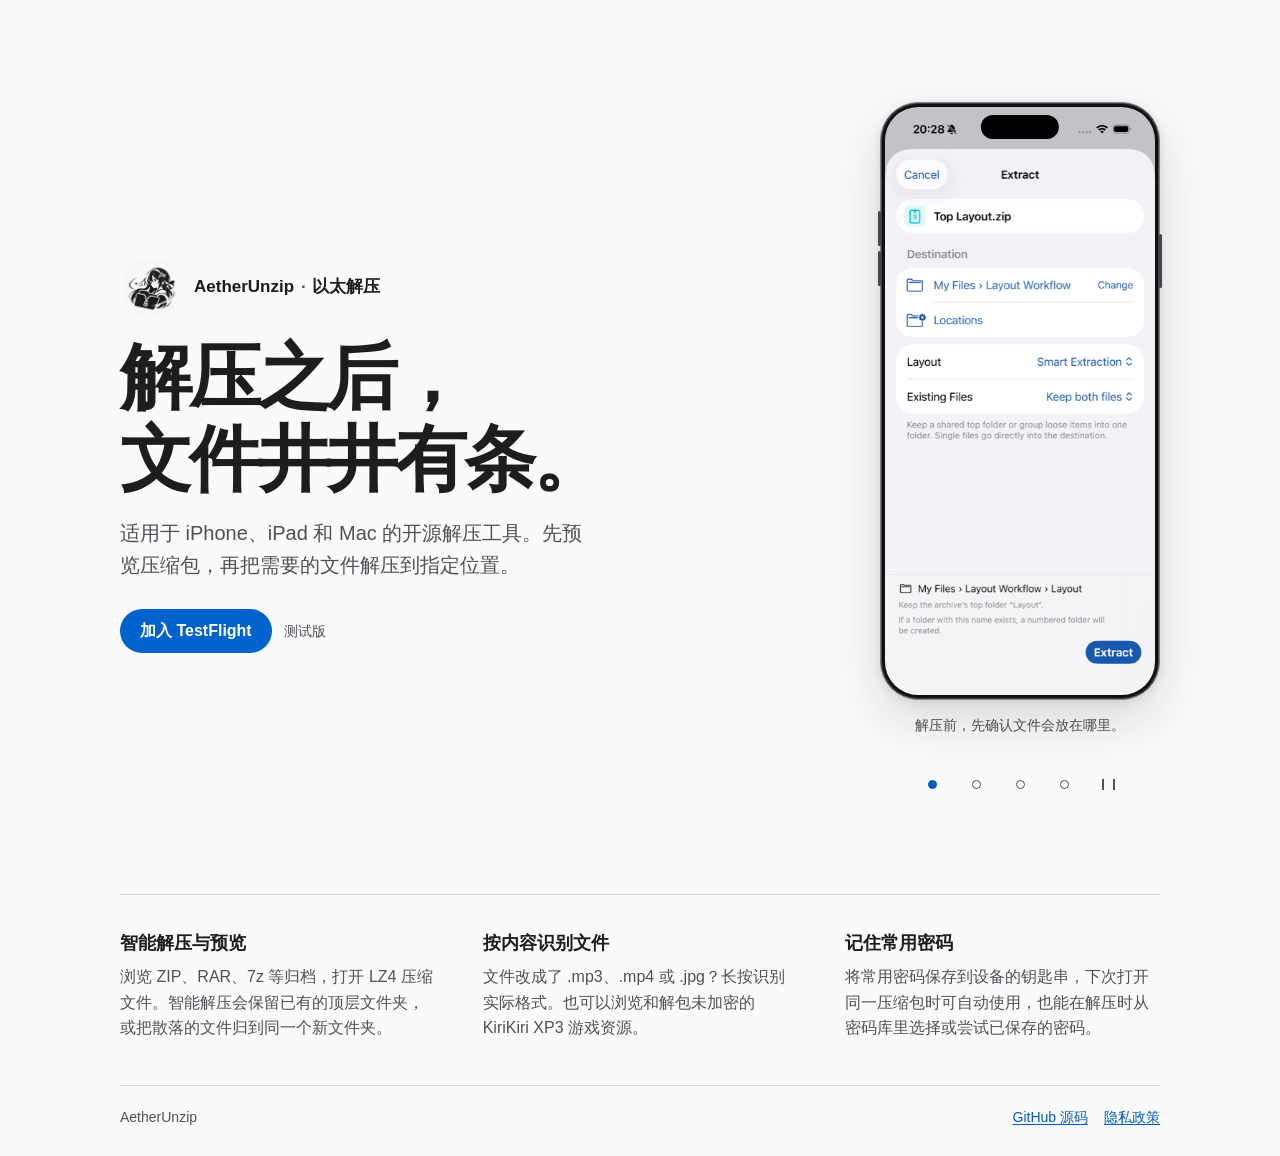
<file: index.html>
<!doctype html>
<html lang="zh-Hans">
<head>
  <meta charset="utf-8">
  <meta name="viewport" content="width=device-width, initial-scale=1">
  <meta name="description" content="以太解压是为 iPhone、iPad 和 Mac 打造的开源解压与文件管理工具。浏览压缩包、确认解压位置，或用密码库记住常用密码。">
  <meta name="color-scheme" content="light dark">
  <title>以太解压 · AetherUnzip</title>
  <link rel="canonical" href="https://aetherkiri.github.io/AetherUnzip/">
  <link rel="icon" href="privacy/icon.png" type="image/png">
  <link rel="stylesheet" href="landing/style.css">
  <script src="landing/gallery.js" defer></script>
</head>
<body>
  <main class="page">
    <section class="hero" aria-labelledby="hero-title">
      <div class="intro">
        <div class="identity">
          <img src="privacy/icon.png" alt="" width="62" height="62">
          <p><span lang="en">AetherUnzip</span><span class="identity-divider" aria-hidden="true">·</span>以太解压</p>
        </div>
        <h1 id="hero-title">解压之后，<br>文件井井有条。</h1>
        <p class="summary">适用于 iPhone、iPad 和 Mac 的开源解压工具。先预览压缩包，再把需要的文件解压到指定位置。</p>
        <div class="actions">
          <a class="button" href="https://testflight.apple.com/join/wxTSeR9s">加入 TestFlight</a>
          <span class="beta">测试版</span>
        </div>
      </div>
      <section class="preview" aria-label="应用截图轮播">
        <figure>
          <div class="phone">
            <div class="phone-screen">
              <img src="landing/smart-extraction.png" width="377" height="820" alt="解压界面列出目标目录、智能解压布局和文件冲突策略。" data-caption="解压前，先确认文件会放在哪里。">
              <img src="landing/archive-preview.png" width="377" height="820" alt="归档预览界面显示文件列表、搜索框和全部解压按钮。" data-caption="在解压前浏览、搜索或选择归档里的文件。" hidden>
              <img src="landing/archive-identification.png" width="377" height="820" alt="识别窗口显示 JPG 后缀的文件含有 ZIP 归档，可直接打开或重命名。" data-caption="按文件内容识别归档，再决定如何打开。" hidden>
              <img src="landing/password-library.png" width="377" height="820" alt="密码库列出两条示例密码的名称，并提供添加按钮。" data-caption="将常用解压密码保存在密码库。" hidden>
              <span class="dynamic-island" aria-hidden="true"></span>
            </div>
          </div>
          <figcaption>解压前，先确认文件会放在哪里。</figcaption>
        </figure>
        <div class="preview-controls" role="group" aria-label="截图切换" hidden>
          <button type="button" class="preview-dot" aria-label="智能解压" aria-current="true"></button>
          <button type="button" class="preview-dot" aria-label="归档预览"></button>
          <button type="button" class="preview-dot" aria-label="格式识别"></button>
          <button type="button" class="preview-dot" aria-label="密码库"></button>
          <button type="button" class="preview-playback" aria-label="暂停轮播"></button>
        </div>
      </section>
    </section>

    <section class="features" aria-label="主要功能">
      <div class="feature">
        <h2>智能解压与预览</h2>
        <p>浏览 ZIP、RAR、7z 等归档，打开 LZ4 压缩文件。智能解压会保留已有的顶层文件夹，或把散落的文件归到同一个新文件夹。</p>
      </div>
      <div class="feature">
        <h2>按内容识别文件</h2>
        <p>文件改成了 .mp3、.mp4 或 .jpg？长按识别实际格式。也可以浏览和解包未加密的 KiriKiri XP3 游戏资源。</p>
      </div>
      <div class="feature">
        <h2>记住常用密码</h2>
        <p>将常用密码保存到设备的钥匙串，下次打开同一压缩包时可自动使用，也能在解压时从密码库里选择或尝试已保存的密码。</p>
      </div>
    </section>
  </main>

  <footer class="footer page">
    <span lang="en">AetherUnzip</span>
    <nav aria-label="项目链接">
      <a href="https://github.com/AetherKiri/AetherUnzip">GitHub 源码</a>
      <a href="privacy/zh-cn/">隐私政策</a>
    </nav>
  </footer>
</body>
</html>
</file>
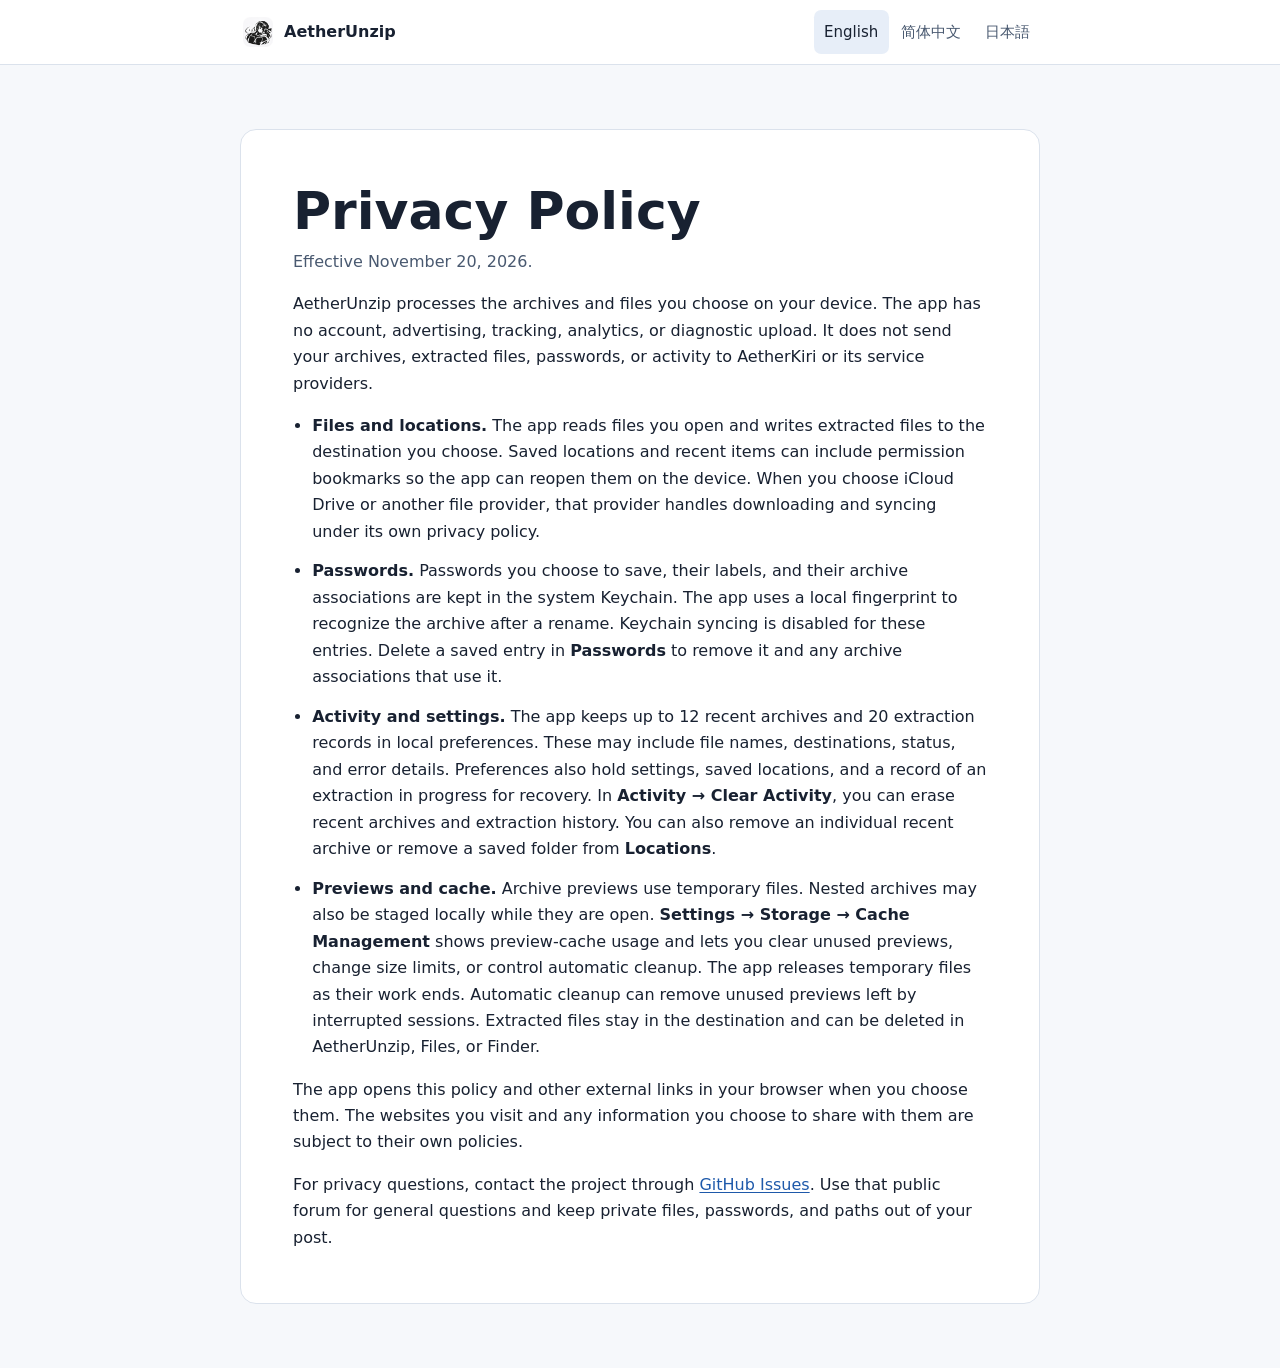
<file: privacy/index.html>
<!doctype html>
<html lang="en">
<head>
  <meta charset="utf-8">
  <meta name="viewport" content="width=device-width, initial-scale=1">
  <meta name="color-scheme" content="light dark">
  <title>Privacy Policy · AetherUnzip</title>
  <link rel="canonical" href="https://aetherkiri.github.io/AetherUnzip/privacy/">
  <link rel="icon" href="./icon.png">
  <link rel="stylesheet" href="./style.css">
</head>
<body>
  <header class="page-bar">
    <div class="container bar-content">
      <a class="brand" href="https://github.com/AetherKiri/AetherUnzip">
        <img src="./icon.png" width="36" height="36" alt="">
        <span>AetherUnzip</span>
      </a>
      <nav class="languages" aria-label="Languages"><a href="./" lang="en" hreflang="en" aria-current="page">English</a>
        <a href="./zh-cn/" lang="zh-Hans" hreflang="zh-Hans">简体中文</a>
        <a href="./ja/" lang="ja" hreflang="ja">日本語</a></nav>
    </div>
  </header>
  <main class="container">
    <article>
      <h1>Privacy Policy</h1>
      <div class="policy"><p>Effective November 20, 2026.</p>
<p>AetherUnzip processes the archives and files you choose on your
device. The app has no account, advertising, tracking, analytics, or
diagnostic upload. It does not send your archives, extracted files,
passwords, or activity to AetherKiri or its service providers.</p>
<ul>
<li><strong>Files and locations.</strong> The app reads files you open
and writes extracted files to the destination you choose. Saved
locations and recent items can include permission bookmarks so the app
can reopen them on the device. When you choose iCloud Drive or another
file provider, that provider handles downloading and syncing under its
own privacy policy.</li>
<li><strong>Passwords.</strong> Passwords you choose to save, their
labels, and their archive associations are kept in the system Keychain.
The app uses a local fingerprint to recognize the archive after a
rename. Keychain syncing is disabled for these entries. Delete a saved
entry in <strong>Passwords</strong> to remove it and any archive
associations that use it.</li>
<li><strong>Activity and settings.</strong> The app keeps up to 12
recent archives and 20 extraction records in local preferences. These
may include file names, destinations, status, and error details.
Preferences also hold settings, saved locations, and a record of an
extraction in progress for recovery. In <strong>Activity → Clear
Activity</strong>, you can erase recent archives and extraction history.
You can also remove an individual recent archive or remove a saved
folder from <strong>Locations</strong>.</li>
<li><strong>Previews and cache.</strong> Archive previews use temporary
files. Nested archives may also be staged locally while they are open.
<strong>Settings → Storage → Cache Management</strong> shows
preview-cache usage and lets you clear unused previews, change size
limits, or control automatic cleanup. The app releases temporary files
as their work ends. Automatic cleanup can remove unused previews left by
interrupted sessions. Extracted files stay in the destination and can be
deleted in AetherUnzip, Files, or Finder.</li>
</ul>
<p>The app opens this policy and other external links in your browser
when you choose them. The websites you visit and any information you
choose to share with them are subject to their own policies.</p>
<p>For privacy questions, contact the project through <a
href="https://github.com/AetherKiri/AetherUnzip/issues">GitHub
Issues</a>. Use that public forum for general questions and keep private
files, passwords, and paths out of your post.</p>
</div>
    </article>
  </main>
</body>
</html>
</file>
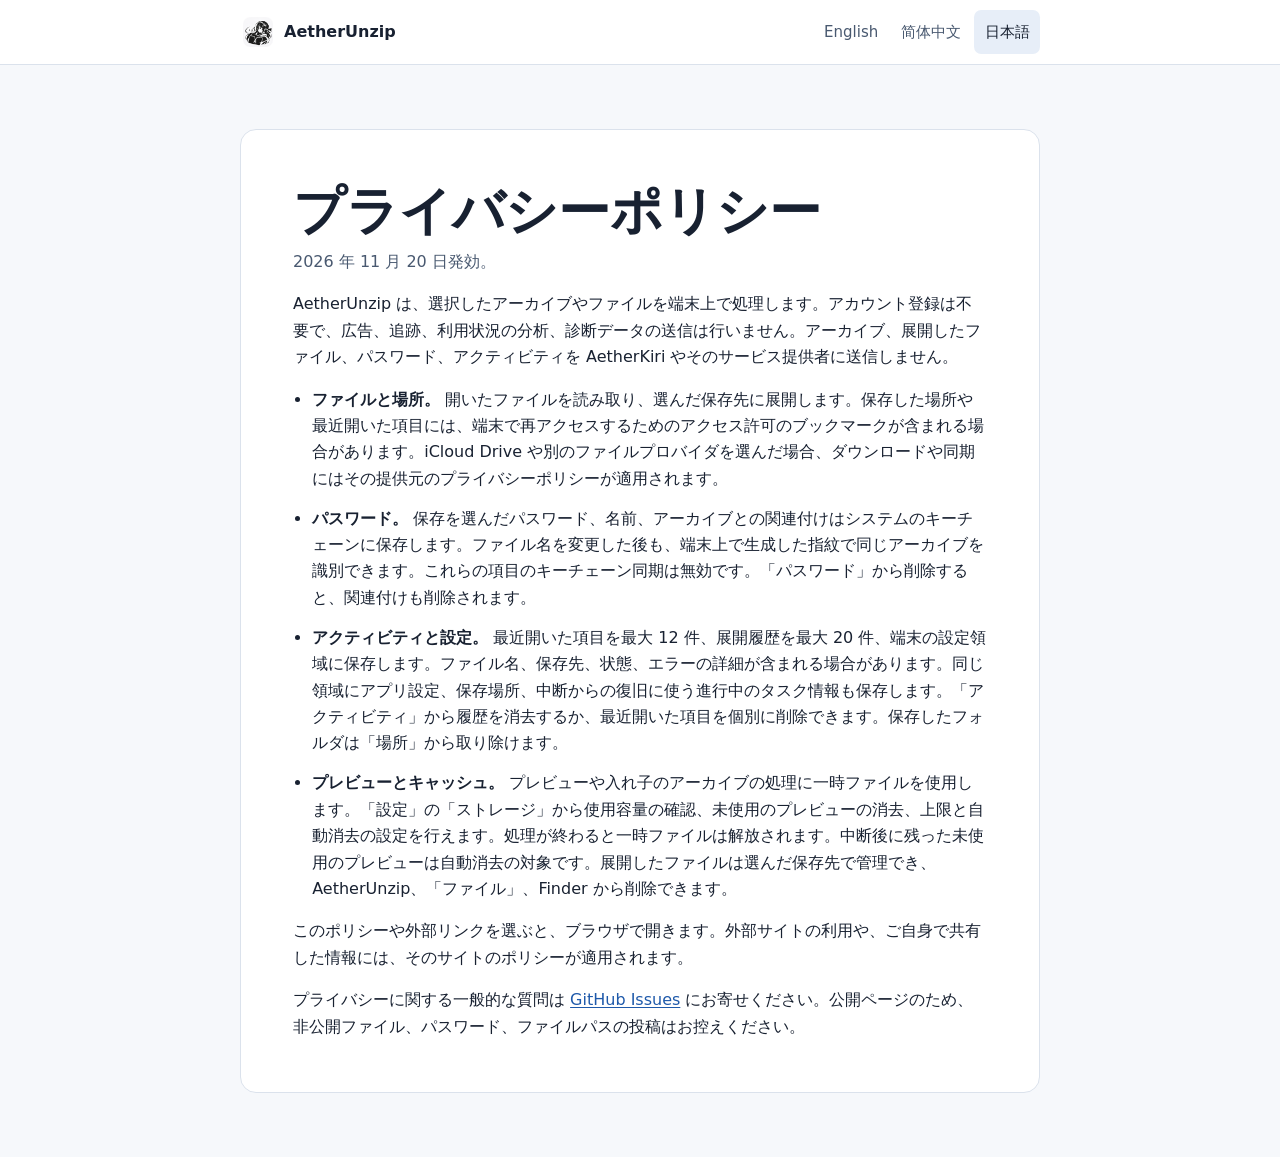
<file: privacy/ja/index.html>
<!doctype html>
<html lang="ja">
<head>
  <meta charset="utf-8">
  <meta name="viewport" content="width=device-width, initial-scale=1">
  <meta name="color-scheme" content="light dark">
  <title>プライバシーポリシー · AetherUnzip</title>
  <link rel="canonical" href="https://aetherkiri.github.io/AetherUnzip/privacy/ja/">
  <link rel="icon" href="../icon.png">
  <link rel="stylesheet" href="../style.css">
</head>
<body>
  <header class="page-bar">
    <div class="container bar-content">
      <a class="brand" href="https://github.com/AetherKiri/AetherUnzip">
        <img src="../icon.png" width="36" height="36" alt="">
        <span>AetherUnzip</span>
      </a>
      <nav class="languages" aria-label="言語"><a href="../" lang="en" hreflang="en">English</a>
        <a href="../zh-cn/" lang="zh-Hans" hreflang="zh-Hans">简体中文</a>
        <a href="../ja/" lang="ja" hreflang="ja" aria-current="page">日本語</a></nav>
    </div>
  </header>
  <main class="container">
    <article>
      <h1>プライバシーポリシー</h1>
      <div class="policy"><p>2026 年 11 月 20 日発効。</p>
<p>AetherUnzip
は、選択したアーカイブやファイルを端末上で処理します。アカウント登録は不要で、広告、追跡、利用状況の分析、診断データの送信は行いません。アーカイブ、展開したファイル、パスワード、アクティビティを
AetherKiri やそのサービス提供者に送信しません。</p>
<ul>
<li><strong>ファイルと場所。</strong>
開いたファイルを読み取り、選んだ保存先に展開します。保存した場所や最近開いた項目には、端末で再アクセスするためのアクセス許可のブックマークが含まれる場合があります。iCloud
Drive
や別のファイルプロバイダを選んだ場合、ダウンロードや同期にはその提供元のプライバシーポリシーが適用されます。</li>
<li><strong>パスワード。</strong>
保存を選んだパスワード、名前、アーカイブとの関連付けはシステムのキーチェーンに保存します。ファイル名を変更した後も、端末上で生成した指紋で同じアーカイブを識別できます。これらの項目のキーチェーン同期は無効です。「パスワード」から削除すると、関連付けも削除されます。</li>
<li><strong>アクティビティと設定。</strong> 最近開いた項目を最大 12
件、展開履歴を最大 20
件、端末の設定領域に保存します。ファイル名、保存先、状態、エラーの詳細が含まれる場合があります。同じ領域にアプリ設定、保存場所、中断からの復旧に使う進行中のタスク情報も保存します。「アクティビティ」から履歴を消去するか、最近開いた項目を個別に削除できます。保存したフォルダは「場所」から取り除けます。</li>
<li><strong>プレビューとキャッシュ。</strong>
プレビューや入れ子のアーカイブの処理に一時ファイルを使用します。「設定」の「ストレージ」から使用容量の確認、未使用のプレビューの消去、上限と自動消去の設定を行えます。処理が終わると一時ファイルは解放されます。中断後に残った未使用のプレビューは自動消去の対象です。展開したファイルは選んだ保存先で管理でき、AetherUnzip、「ファイル」、Finder
から削除できます。</li>
</ul>
<p>このポリシーや外部リンクを選ぶと、ブラウザで開きます。外部サイトの利用や、ご自身で共有した情報には、そのサイトのポリシーが適用されます。</p>
<p>プライバシーに関する一般的な質問は <a
href="https://github.com/AetherKiri/AetherUnzip/issues">GitHub
Issues</a>
にお寄せください。公開ページのため、非公開ファイル、パスワード、ファイルパスの投稿はお控えください。</p>
</div>
    </article>
  </main>
</body>
</html>
</file>
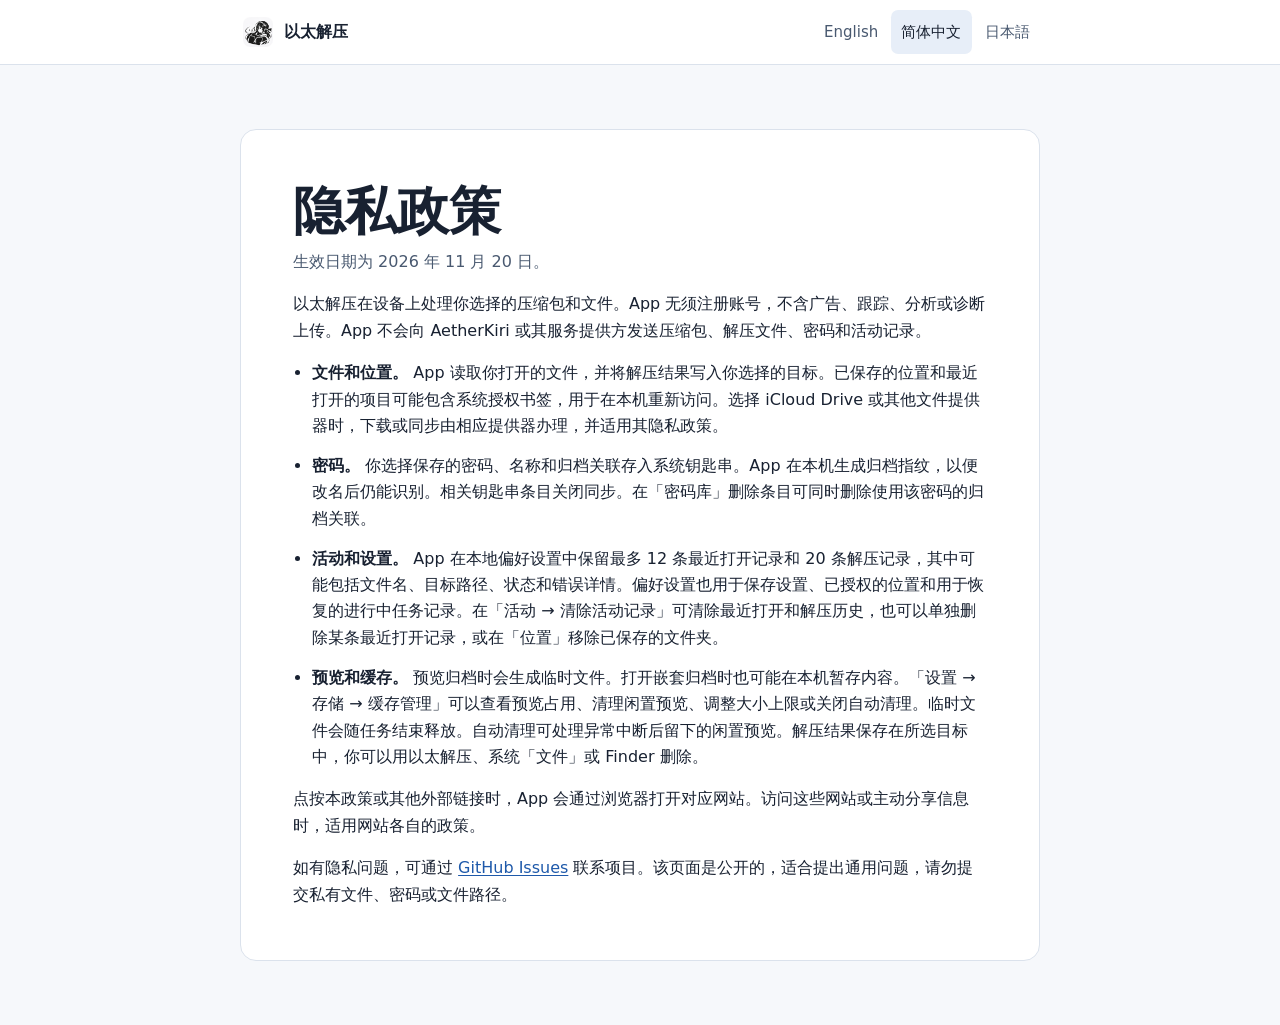
<file: privacy/zh-cn/index.html>
<!doctype html>
<html lang="zh-Hans">
<head>
  <meta charset="utf-8">
  <meta name="viewport" content="width=device-width, initial-scale=1">
  <meta name="color-scheme" content="light dark">
  <title>隐私政策 · 以太解压</title>
  <link rel="canonical" href="https://aetherkiri.github.io/AetherUnzip/privacy/zh-cn/">
  <link rel="icon" href="../icon.png">
  <link rel="stylesheet" href="../style.css">
</head>
<body>
  <header class="page-bar">
    <div class="container bar-content">
      <a class="brand" href="https://github.com/AetherKiri/AetherUnzip">
        <img src="../icon.png" width="36" height="36" alt="">
        <span>以太解压</span>
      </a>
      <nav class="languages" aria-label="语言"><a href="../" lang="en" hreflang="en">English</a>
        <a href="../zh-cn/" lang="zh-Hans" hreflang="zh-Hans" aria-current="page">简体中文</a>
        <a href="../ja/" lang="ja" hreflang="ja">日本語</a></nav>
    </div>
  </header>
  <main class="container">
    <article>
      <h1>隐私政策</h1>
      <div class="policy"><p>生效日期为 2026 年 11 月 20 日。</p>
<p>以太解压在设备上处理你选择的压缩包和文件。App
无须注册账号，不含广告、跟踪、分析或诊断上传。App 不会向 AetherKiri
或其服务提供方发送压缩包、解压文件、密码和活动记录。</p>
<ul>
<li><strong>文件和位置。</strong> App
读取你打开的文件，并将解压结果写入你选择的目标。已保存的位置和最近打开的项目可能包含系统授权书签，用于在本机重新访问。选择
iCloud Drive
或其他文件提供器时，下载或同步由相应提供器办理，并适用其隐私政策。</li>
<li><strong>密码。</strong>
你选择保存的密码、名称和归档关联存入系统钥匙串。App
在本机生成归档指纹，以便改名后仍能识别。相关钥匙串条目关闭同步。在「密码库」删除条目可同时删除使用该密码的归档关联。</li>
<li><strong>活动和设置。</strong> App 在本地偏好设置中保留最多 12
条最近打开记录和 20
条解压记录，其中可能包括文件名、目标路径、状态和错误详情。偏好设置也用于保存设置、已授权的位置和用于恢复的进行中任务记录。在「活动
→
清除活动记录」可清除最近打开和解压历史，也可以单独删除某条最近打开记录，或在「位置」移除已保存的文件夹。</li>
<li><strong>预览和缓存。</strong>
预览归档时会生成临时文件。打开嵌套归档时也可能在本机暂存内容。「设置 →
存储 →
缓存管理」可以查看预览占用、清理闲置预览、调整大小上限或关闭自动清理。临时文件会随任务结束释放。自动清理可处理异常中断后留下的闲置预览。解压结果保存在所选目标中，你可以用以太解压、系统「文件」或
Finder 删除。</li>
</ul>
<p>点按本政策或其他外部链接时，App
会通过浏览器打开对应网站。访问这些网站或主动分享信息时，适用网站各自的政策。</p>
<p>如有隐私问题，可通过 <a
href="https://github.com/AetherKiri/AetherUnzip/issues">GitHub
Issues</a>
联系项目。该页面是公开的，适合提出通用问题，请勿提交私有文件、密码或文件路径。</p>
</div>
    </article>
  </main>
</body>
</html>
</file>
<file: landing/style.css>
:root {
  color-scheme: light dark;
  font-family: -apple-system, BlinkMacSystemFont, "PingFang SC", "Microsoft YaHei", sans-serif;
  --background: #fafafa;
  --text: #1d1d1f;
  --secondary: #505056;
  --line: #d8d8dc;
  --accent: #005bbb;
  --button: #0062cc;
  --button-hover: #0056b5;
  --button-text: #fff;
  --preview-border: #858589;
  --preview-shadow: 0 20px 52px #15151a24, 0 2px 8px #15151a1a;
}

@media (prefers-color-scheme: dark) {
  :root {
    --background: #18181a;
    --text: #f5f5f7;
    --secondary: #b5b5bd;
    --line: #414146;
    --accent: #75baff;
    --button: #82beff;
    --button-hover: #a3d0ff;
    --button-text: #10253a;
    --preview-border: #68686e;
    --preview-shadow: 0 20px 52px #0007, 0 2px 8px #0005;
  }
}

* { box-sizing: border-box; }

body {
  margin: 0;
  background: var(--background);
  color: var(--text);
  line-height: 1.6;
}

h1, h2, p, figure { margin: 0; }

a { color: var(--accent); }
a:focus-visible, button:focus-visible { outline: 2px solid var(--accent); outline-offset: 3px; }

.page {
  width: min(100% - 3rem, 65rem);
  margin-inline: auto;
}

.hero {
  display: grid;
  grid-template-columns: minmax(0, 1fr) auto;
  align-items: center;
  gap: clamp(2.5rem, 7vw, 6rem);
  padding-block: clamp(3.5rem, 8vw, 7rem) clamp(3rem, 7vw, 5.5rem);
}

.identity {
  display: flex;
  align-items: center;
  gap: 0.75rem;
  font-size: 1.0625rem;
  font-weight: 600;
}

.identity img { flex: none; display: block; }
.identity-divider { margin-inline: 0.4em; color: var(--secondary); }

h1 {
  margin-block: 1.125rem 1rem;
  font-size: clamp(2.25rem, 6vw, 4.5rem);
  font-weight: 700;
  line-height: 1.15;
  letter-spacing: -0.045em;
}

.summary {
  max-width: 29rem;
  color: var(--secondary);
  font-size: clamp(1.0625rem, 2.1vw, 1.25rem);
}

.actions {
  display: flex;
  flex-wrap: wrap;
  align-items: center;
  gap: 0.75rem;
  margin-top: 1.75rem;
}

.button {
  display: inline-flex;
  align-items: center;
  min-height: 2.75rem;
  padding: 0.5rem 1.25rem;
  border-radius: 999px;
  background: var(--button);
  color: var(--button-text);
  font-weight: 600;
  text-decoration: none;
}

.button:hover { background: var(--button-hover); }
.beta, figcaption { color: var(--secondary); font-size: 0.875rem; }

.preview { width: min(32vw, 17.5rem); text-align: center; }

.phone {
  position: relative;
  padding: 4px;
  border: 1px solid var(--preview-border);
  border-radius: clamp(1.5rem, 3vw, 2.5rem);
  background: #111114;
  box-shadow: inset 0 0 0 1px #ffffff32, var(--preview-shadow);
}

.phone::before, .phone::after {
  position: absolute;
  width: 3px;
  border-radius: 2px;
  background: #45454b;
  content: "";
}

.phone::before { top: 18%; left: -3px; height: 6%; box-shadow: 0 40px #45454b; }
.phone::after { top: 22%; right: -3px; height: 9%; }

.phone-screen {
  position: relative;
  aspect-ratio: 377 / 820;
  overflow: hidden;
  border-radius: clamp(1.1875rem, calc(3vw - 5px), 2.1875rem);
  background: #f0f0f4;
}

.phone-screen img:not([hidden]) {
  display: block;
  width: 100%;
  height: auto;
}

.dynamic-island {
  position: absolute;
  top: 1.35%;
  left: 50%;
  transform: translateX(-50%);
  width: 29%;
  aspect-ratio: 3.25;
  border-radius: 999px;
  background: #000;
  pointer-events: none;
}

@media (prefers-reduced-motion: no-preference) {
  .phone-screen img:not([hidden]) { animation: reveal-screen 220ms ease-out; }
  @keyframes reveal-screen { from { opacity: 0.45; } }
}

figcaption { margin-top: 0.875rem; min-height: 3.2em; }

.preview-controls:not([hidden]) {
  display: flex;
  justify-content: center;
  margin-top: 0.25rem;
}

.preview-controls button {
  display: grid;
  place-items: center;
  width: min(2.75rem, 20%);
  min-height: 2.75rem;
  padding: 0;
  border: 0;
  border-radius: 999px;
  color: var(--secondary);
  background: transparent;
  cursor: pointer;
}

.preview-controls button:hover { background: color-mix(in srgb, var(--text) 7%, transparent); }
.preview-controls button:focus-visible { outline-offset: -3px; }
.preview-dot::before { width: 7px; height: 7px; border: 1px solid currentColor; border-radius: 50%; content: ""; }
.preview-dot[aria-current="true"] { color: var(--accent); }
.preview-dot[aria-current="true"]::before { background: currentColor; }
.preview-playback::before { width: 9px; height: 11px; border-inline: 2px solid currentColor; content: ""; }
.preview-playback[data-paused]::before {
  border: 0;
  background: currentColor;
  clip-path: polygon(0 0, 100% 50%, 0 100%);
}

.features {
  display: grid;
  grid-template-columns: repeat(3, minmax(0, 1fr));
  gap: clamp(1.5rem, 4vw, 3rem);
  border-top: 1px solid var(--line);
  padding-block: 2.125rem 2.75rem;
}

.feature h2 { font-size: 1.125rem; margin-bottom: 0.375rem; }
.feature p { color: var(--secondary); overflow-wrap: anywhere; }

.footer {
  display: flex;
  flex-wrap: wrap;
  justify-content: space-between;
  gap: 0.375rem 1rem;
  border-top: 1px solid var(--line);
  padding-block: 0.75rem 1.25rem;
  color: var(--secondary);
  font-size: 0.875rem;
}

.footer span { padding-block: 0.5rem; }
.footer nav { display: flex; flex-wrap: wrap; gap: 1rem; }
.footer a { padding-block: 0.5rem; text-underline-offset: 0.16em; }

@media (max-width: 47rem) {
  .hero { grid-template-columns: minmax(0, 1fr); gap: 2.375rem; text-align: center; }
  .identity, .actions { justify-content: center; }
  .summary, .preview { margin-inline: auto; }
  .preview { width: min(72%, 16rem); }
  .features { grid-template-columns: 1fr; padding-block: 0; gap: 0; }
  .feature { padding-block: 1.375rem; }
  .feature + .feature { border-top: 1px solid var(--line); }
}
</file>
<file: privacy/style.css>
:root {
  color-scheme: light dark;
  --background: #f6f8fb;
  --surface: #fff;
  --ink: #182131;
  --muted: #495970;
  --line: #dbe2ec;
  --link: #1e59aa;
  --selection: #e7eef8;
  font-family: system-ui, -apple-system, sans-serif;
}

@media (prefers-color-scheme: dark) {
  :root {
    --background: #111620;
    --surface: #191f2b;
    --ink: #ebeff7;
    --muted: #b3c0d4;
    --line: #344157;
    --link: #a3c8fc;
    --selection: #273951;
  }
}

*, *::before, *::after { box-sizing: border-box; }

body {
  margin: 0;
  color: var(--ink);
  background: var(--background);
  line-height: 1.65;
}

.container {
  width: min(100% - 2rem, 50rem);
  margin-inline: auto;
}

.page-bar {
  background: var(--surface);
  border-bottom: 1px solid var(--line);
}

.bar-content, .brand, .languages {
  display: flex;
  align-items: center;
}

.bar-content {
  justify-content: space-between;
  flex-wrap: wrap;
  gap: .25rem 1rem;
  min-height: 4rem;
  padding-block: .5rem;
}

.brand {
  gap: .5rem;
  min-height: 2.75rem;
  color: var(--ink);
  text-decoration: none;
  font-weight: 650;
}

.languages { flex-wrap: wrap; gap: .15rem; }

.languages a {
  display: inline-flex;
  align-items: center;
  min-height: 2.75rem;
  padding-inline: .65rem;
  border-radius: .45rem;
  color: var(--muted);
  text-decoration: none;
  font-size: .9375rem;
  white-space: nowrap;
}

.languages a[aria-current="page"], .languages a:hover {
  background: var(--selection);
  color: var(--ink);
}

article {
  margin-block: clamp(1.75rem, 6vw, 4rem);
  padding: clamp(1.25rem, 5vw, 3.25rem);
  background: var(--surface);
  border: 1px solid var(--line);
  border-radius: 1rem;
  overflow-wrap: anywhere;
}

h1 {
  margin: 0 0 .45rem;
  font-size: clamp(2rem, 5.5vw, 3.25rem);
  line-height: 1.15;
  text-wrap: balance;
}

.policy > p:first-child { margin-top: 0; color: var(--muted); }
.policy p, .policy ul { margin-block: 1rem; }
.policy ul { padding-inline-start: 1.2rem; }
.policy li + li { margin-top: .85rem; }
.policy > :last-child { margin-bottom: 0; }
.policy a { color: var(--link); text-underline-offset: .15em; }
:focus-visible { outline: 2px solid var(--link); outline-offset: 3px; }

@media (max-width: 30rem) {
  article {
    margin-block: 1.5rem 2rem;
    padding: 1.05rem;
    border-radius: .75rem;
  }
}
</file>
